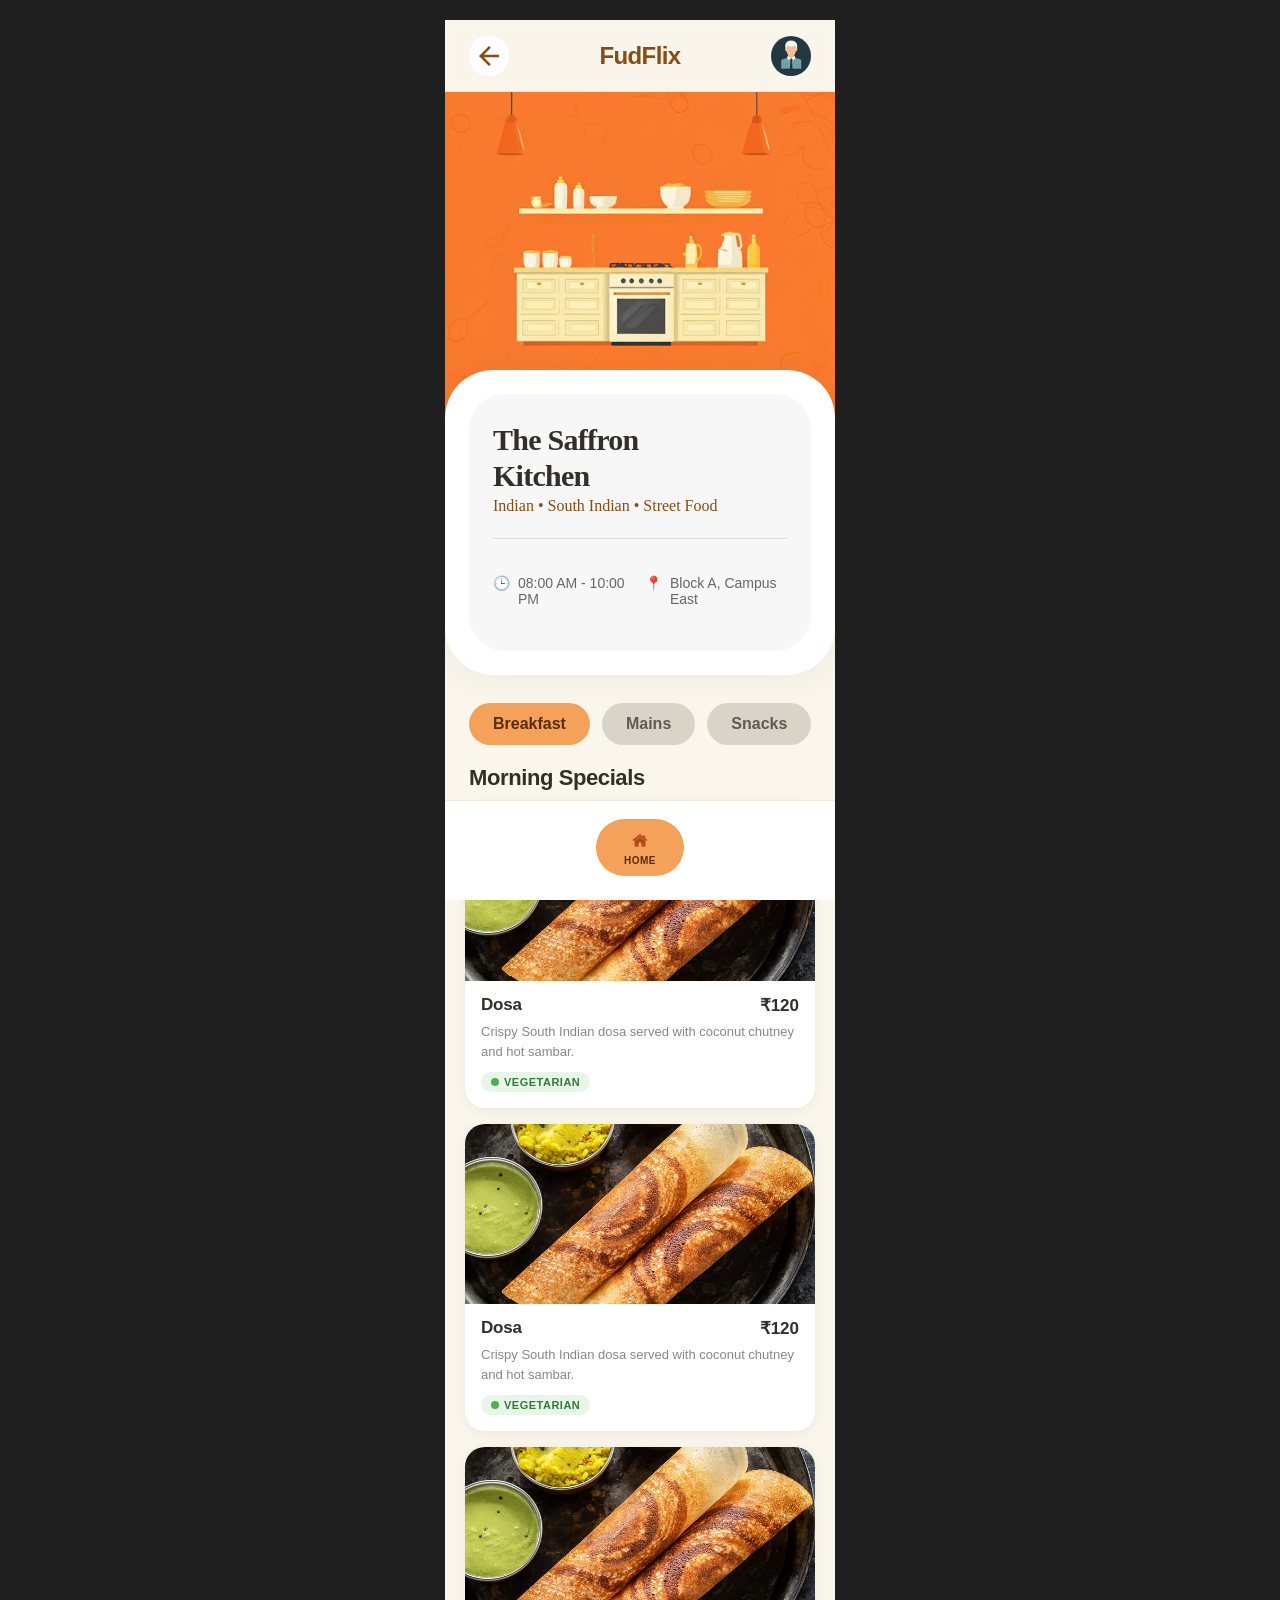
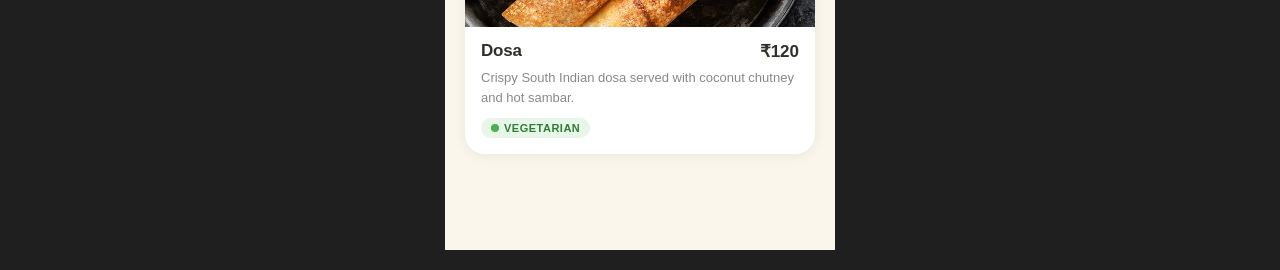
<file: canteen/index.html>
<!DOCTYPE html>
<html lang="en">
<head>
  <meta charset="UTF-8">
  <meta name="viewport" content="width=device-width, initial-scale=1.0">
  <title>FudFlix</title>
  <link rel="stylesheet" href="styles.css">
</head>
<body>
  <div class="phone">
    <header class="header">
      <a href="../home/index_home.html" class="back-icon">
        <img src="images/Icon.svg" alt="Back">
      </a>
      <p class="app-name">FudFlix</p>
      <div class="account-icon">
        <img src="images/64f76f0a0b935d94f3037f20d12389f718c98d42.jpg" alt="Profile">
      </div>
    </header>

    <section class="banner">
      <img src="images/e039b439cb8024a0a5d53b12ac541f4564f402cb.png" alt="Kitchen">
    </section>

    <section class="info">
      <div class="card">
        <h2>The Saffron <br> Kitchen</h2>
        <p class="cuisine">Indian • South Indian • Street Food</p>
        <hr>
        <div class="details">
          <div class="time">
            <span>🕒</span>
            <p>08:00 AM - 10:00 PM</p>
          </div>
          <div class="place">
            <span>📍</span>
            <p>Block A, Campus East</p>
          </div>
        </div>
      </div>
    </section>

    <section class="tabs">
      <button class="tab active" data-tab="breakfast">Breakfast</button>
      <button class="tab" data-tab="mains">Mains</button>
      <button class="tab" data-tab="snacks">Snacks</button>
    </section>

    <div class="menu-section active" id="breakfast">
      <h2 class="section-heading">Morning Specials</h2>
      <section class="menu">

        <a href="../recipes/index.html?item=dosa" class="menu-item-link">
          <div class="menu-item">
            <div class="menu-item-img-wrap">
              <img src="images/dosa new.webp">
            </div>
            <div class="menu-item-body">
              <div class="menu-item-top">
                <span class="menu-item-name">Dosa</span>
                <span class="menu-item-price">₹120</span>
              </div>
              <p class="menu-item-desc">Crispy South Indian dosa served with coconut chutney and hot sambar.</p>
              <span class="menu-item-tag tag-veg"><span class="tag-dot"></span>Vegetarian</span>
            </div>
          </div>
        </a>

        <a href="../recipes/index.html?item=dosa" class="menu-item-link">
          <div class="menu-item">
            <div class="menu-item-img-wrap">
              <img src="images/dosa new.webp">
            </div>
            <div class="menu-item-body">
              <div class="menu-item-top">
                <span class="menu-item-name">Dosa</span>
                <span class="menu-item-price">₹120</span>
              </div>
              <p class="menu-item-desc">Crispy South Indian dosa served with coconut chutney and hot sambar.</p>
              <span class="menu-item-tag tag-veg"><span class="tag-dot"></span>Vegetarian</span>
            </div>
          </div>
        </a>

        <a href="../recipes/index.html?item=dosa" class="menu-item-link">
          <div class="menu-item">
            <div class="menu-item-img-wrap">
              <img src="images/dosa new.webp">
            </div>
            <div class="menu-item-body">
              <div class="menu-item-top">
                <span class="menu-item-name">Dosa</span>
                <span class="menu-item-price">₹120</span>
              </div>
              <p class="menu-item-desc">Crispy South Indian dosa served with coconut chutney and hot sambar.</p>
              <span class="menu-item-tag tag-veg"><span class="tag-dot"></span>Vegetarian</span>
            </div>
          </div>
        </a>

      </section>
    </div>

    <div class="menu-section" id="mains">
      <h2 class="section-heading">Lunch & Dinner</h2>
      <section class="menu">

        <a href="../recipes/index.html?item=naan" class="menu-item-link">
          <div class="menu-item">
            <div class="menu-item-img-wrap">
              <img src="images/naan.webp">
            </div>
            <div class="menu-item-body">
              <div class="menu-item-top">
                <span class="menu-item-name">Naan with Paneer Butter Masala</span>
                <span class="menu-item-price">₹220</span>
              </div>
              <p class="menu-item-desc">Soft naan served with rich paneer butter masala cooked in creamy tomato gravy.</p>
              <span class="menu-item-tag tag-veg"><span class="tag-dot"></span>Vegetarian</span>
            </div>
          </div>
        </a>

        <a href="../recipes/index.html?item=naan" class="menu-item-link">
          <div class="menu-item">
            <div class="menu-item-img-wrap">
              <img src="images/naan.webp">
            </div>
            <div class="menu-item-body">
              <div class="menu-item-top">
                <span class="menu-item-name">Naan with Paneer Butter Masala</span>
                <span class="menu-item-price">₹220</span>
              </div>
              <p class="menu-item-desc">Soft naan served with rich paneer butter masala cooked in creamy tomato gravy.</p>
              <span class="menu-item-tag tag-veg"><span class="tag-dot"></span>Vegetarian</span>
            </div>
          </div>
        </a>

        <a href="../recipes/index.html?item=naan" class="menu-item-link">
          <div class="menu-item">
            <div class="menu-item-img-wrap">
              <img src="images/naan.webp">
            </div>
            <div class="menu-item-body">
              <div class="menu-item-top">
                <span class="menu-item-name">Naan with Paneer Butter Masala</span>
                <span class="menu-item-price">₹220</span>
              </div>
              <p class="menu-item-desc">Soft naan served with rich paneer butter masala cooked in creamy tomato gravy.</p>
              <span class="menu-item-tag tag-veg"><span class="tag-dot"></span>Vegetarian</span>
            </div>
          </div>
        </a>

      </section>
    </div>

    <div class="menu-section" id="snacks">
      <h2 class="section-heading">Snacks</h2>
      <section class="menu">

        <a href="../recipes/index.html?item=samosa" class="menu-item-link">
          <div class="menu-item">
            <div class="menu-item-img-wrap">
              <img src="images/samosa.jpg">
            </div>
            <div class="menu-item-body">
              <div class="menu-item-top">
                <span class="menu-item-name">Samosa</span>
                <span class="menu-item-price">₹30</span>
              </div>
              <p class="menu-item-desc">Crispy fried samosa filled with spiced potatoes, served with chutney.</p>
              <span class="menu-item-tag tag-veg"><span class="tag-dot"></span>Vegetarian</span>
            </div>
          </div>
        </a>

        <a href="../recipes/index.html?item=samosa" class="menu-item-link">
          <div class="menu-item">
            <div class="menu-item-img-wrap">
              <img src="images/samosa.jpg">
            </div>
            <div class="menu-item-body">
              <div class="menu-item-top">
                <span class="menu-item-name">Samosa</span>
                <span class="menu-item-price">₹30</span>
              </div>
              <p class="menu-item-desc">Crispy fried samosa filled with spiced potatoes, served with chutney.</p>
              <span class="menu-item-tag tag-veg"><span class="tag-dot"></span>Vegetarian</span>
            </div>
          </div>
        </a>

        <a href="../recipes/index.html?item=samosa" class="menu-item-link">
          <div class="menu-item">
            <div class="menu-item-img-wrap">
              <img src="images/samosa.jpg">
            </div>
            <div class="menu-item-body">
              <div class="menu-item-top">
                <span class="menu-item-name">Samosa</span>
                <span class="menu-item-price">₹30</span>
              </div>
              <p class="menu-item-desc">Crispy fried samosa filled with spiced potatoes, served with chutney.</p>
              <span class="menu-item-tag tag-veg"><span class="tag-dot"></span>Vegetarian</span>
            </div>
          </div>
        </a>

      </section>
    </div>

    <nav class="nav">
      <div class="nav-item active">
        <img src="images/home.png" alt="Home" class="nav-icon">
        <span class="nav-label">Home</span>
      </div>
    </nav>

  </div>

  <script src="menu.js"></script>
</body>
</html>
</file>
<file: canteen/styles.css>
* {
  margin: 0;
  padding: 0;
  box-sizing: border-box;
}

body {
  background: #1f1f1f;
  display: flex;
  justify-content: center;
  padding: 20px;
  font-family: "Plus Jakarta Sans", sans-serif;
}

.phone {
  width: 390px;
  min-height: 100vh;
  background: #FBF6EC;
  overflow: hidden;
}

.header {
  display: flex;
  justify-content: space-between;
  align-items: center;
  width: 100%;
  padding: 16px 24px;
  background: rgba(251, 246, 236, 0.8);
  backdrop-filter: blur(6px);
}

.back-icon,
.account-icon {
  width: 40px;
  height: 40px;
  display: flex;
  justify-content: center;
  align-items: center;
  flex-shrink: 0;
}

.back-icon {
  border-radius: 50%;
  background: #ffffff;
}

.account-icon {
  border-radius: 50%;
  overflow: hidden;
}

.back-icon img {
  width: 20px;
  height: 20px;
  object-fit: contain;
}

.account-icon img {
  width: 100%;
  height: 100%;
  object-fit: cover;
}

.app-name {
  color: #8A4B11;
  font-size: 24px;
  font-weight: 900;
  line-height: 32px;
  letter-spacing: -0.6px;
}

.banner {
  width: 100%;
  height: 353px;
}

.banner img {
  width: 100%;
  height: 100%;
  object-fit: cover;
  display: block;
}

.info {
  margin-top: -75px;
  display: flex;
  padding: 24px;
  flex-direction: column;
  align-items: flex-start;
  border-radius: 48px;
  background: #FFF;
  box-shadow: 0 4px 32px 0 rgba(48, 47, 40, 0.06);
  position: relative;
}

.card {
  background: #F7F7F7;
  border-radius: 36px;
  padding: 28px 24px;
}

.card h2 {
  color: #302F28;
  font-family: "Plus Jakarta Sans";
  font-size: 30px;
  font-style: normal;
  font-weight: 800;
  line-height: 36px;
  letter-spacing: -0.75px;
}

.cuisine {
  color: #8A4B11;
  font-family: Inter;
  font-size: 16px;
  font-style: normal;
  font-weight: 500;
  line-height: 24px;
}

.card hr {
  margin: 20px 0;
  border: none;
  height: 1px;
  background: #DDD;
}

.details {
  display: flex;
  padding: 16px 0;
  align-items: center;
  gap: 16px;
  align-self: stretch;
}

.time,
.place {
  display: flex;
  gap: 8px;
  align-items: flex-start;
  font-size: 14px;
  color: #666;
}

.tabs {
  display: flex;
  gap: 12px;
  padding: 28px 24px 0;
}

.tab {
  border: none;
  outline: none;
  padding: 12px 24px;
  border-radius: 999px;
  background: #D9D4C8;
  color: #5E5A54;
  font-size: 16px;
  font-weight: 600;
  cursor: pointer;
  font-family: "Plus Jakarta Sans", sans-serif;
  transition: background 0.2s, color 0.2s;
}

.tab.active {
  background: #F4A259;
  color: #5A2D00;
}

.menu,
.nav {
  min-height: 100px;
}

.menu-section {
  display: none;
}

.menu-section.active {
  display: block;
}

.section-heading {
  padding: 20px 24px 10px;
  font-size: 22px;
  font-weight: 800;
  color: #302F28;
  letter-spacing: -0.4px;
}

.menu {
  padding: 0 20px;
  display: flex;
  flex-direction: column;
  gap: 0;
  transition: opacity 0.18s ease;
  padding-bottom: 80px;
}

.menu.fading {
  opacity: 0;
}

.menu-item-link {
  text-decoration: none;
  color: inherit;
  display: block;
  margin-bottom: 16px;
}

.menu-item {
  background: #fff;
  border-radius: 20px;
  overflow: hidden;
  box-shadow: 0 2px 12px rgba(48, 47, 40, 0.07);
  transition: transform 0.15s ease, box-shadow 0.15s ease;
}

.menu-item-link:hover .menu-item {
  transform: translateY(-2px);
  box-shadow: 0 6px 20px rgba(48, 47, 40, 0.13);
}

.menu-item-img-wrap {
  width: 100%;
  height: 180px;
  overflow: hidden;
  position: relative;
}

.menu-item-img-wrap img {
  width: 100%;
  height: 100%;
  object-fit: cover;
  display: block;
}

.menu-item-body {
  padding: 14px 16px 16px;
}

.menu-item-top {
  display: flex;
  justify-content: space-between;
  align-items: flex-start;
  margin-bottom: 6px;
}

.menu-item-name {
  font-size: 17px;
  font-weight: 700;
  color: #302F28;
  letter-spacing: -0.2px;
}

.menu-item-price {
  font-size: 17px;
  font-weight: 700;
  color: #302F28;
  white-space: nowrap;
  margin-left: 12px;
}

.menu-item-desc {
  font-size: 13px;
  color: #888;
  line-height: 20px;
  margin-bottom: 10px;
  display: -webkit-box;
  -webkit-line-clamp: 2;
  -webkit-box-orient: vertical;
  overflow: hidden;
}

.menu-item-tag {
  display: inline-flex;
  align-items: center;
  gap: 5px;
  font-size: 11px;
  font-weight: 600;
  letter-spacing: 0.5px;
  text-transform: uppercase;
  padding: 4px 10px;
  border-radius: 999px;
}

.tag-veg { background: #E8F5E9; color: #2E7D32; }
.tag-chef { background: #FFF3E0; color: #E65100; }
.tag-organic { background: #E8F5E9; color: #1B5E20; }

.tag-dot {
  width: 8px;
  height: 8px;
  border-radius: 50%;
}

.tag-veg .tag-dot { background: #4CAF50; }
.tag-chef .tag-dot { background: #FF6D00; }
.tag-organic .tag-dot { background: #388E3C; }

.nav {
  position: fixed;
  bottom: 0;
  width: 390px;
  background: #fff;
  display: flex;
  align-items: center;
  justify-content: center;
  padding: 14px 0 20px;
  border-top: 1px solid #EEE8DC;
}

.nav-item {
  display: flex;
  flex-direction: column;
  align-items: center;
  justify-content: center;
  gap: 2px;
  cursor: pointer;
  padding: 10px 28px;
  border-radius: 999px;
  background: #F4A259;
}

.nav-icon {
  width: 24px;
  height: 24px;
  object-fit: contain;
  display: block;
}

.nav-label {
  font-size: 10px;
  font-weight: 700;
  color: #5A2D00;
  letter-spacing: 0.5px;
  text-transform: uppercase;
}
</file>
